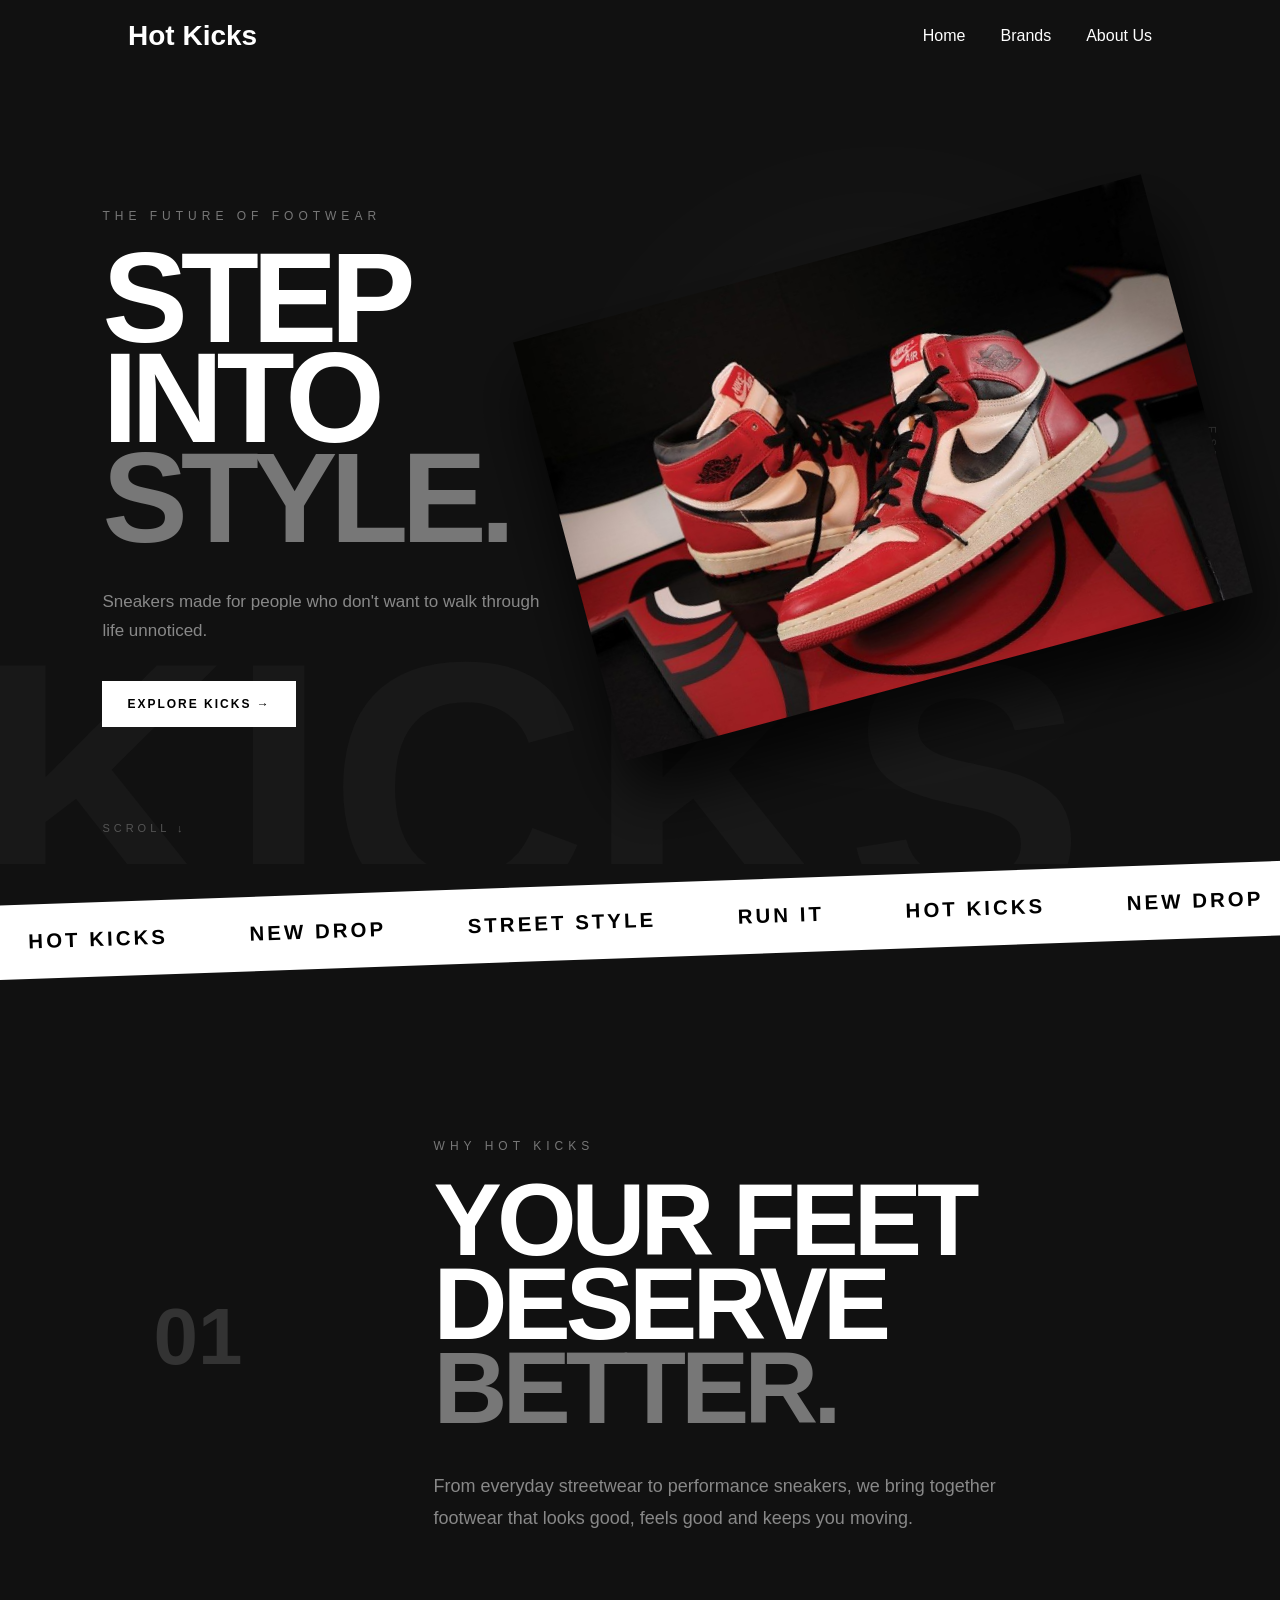
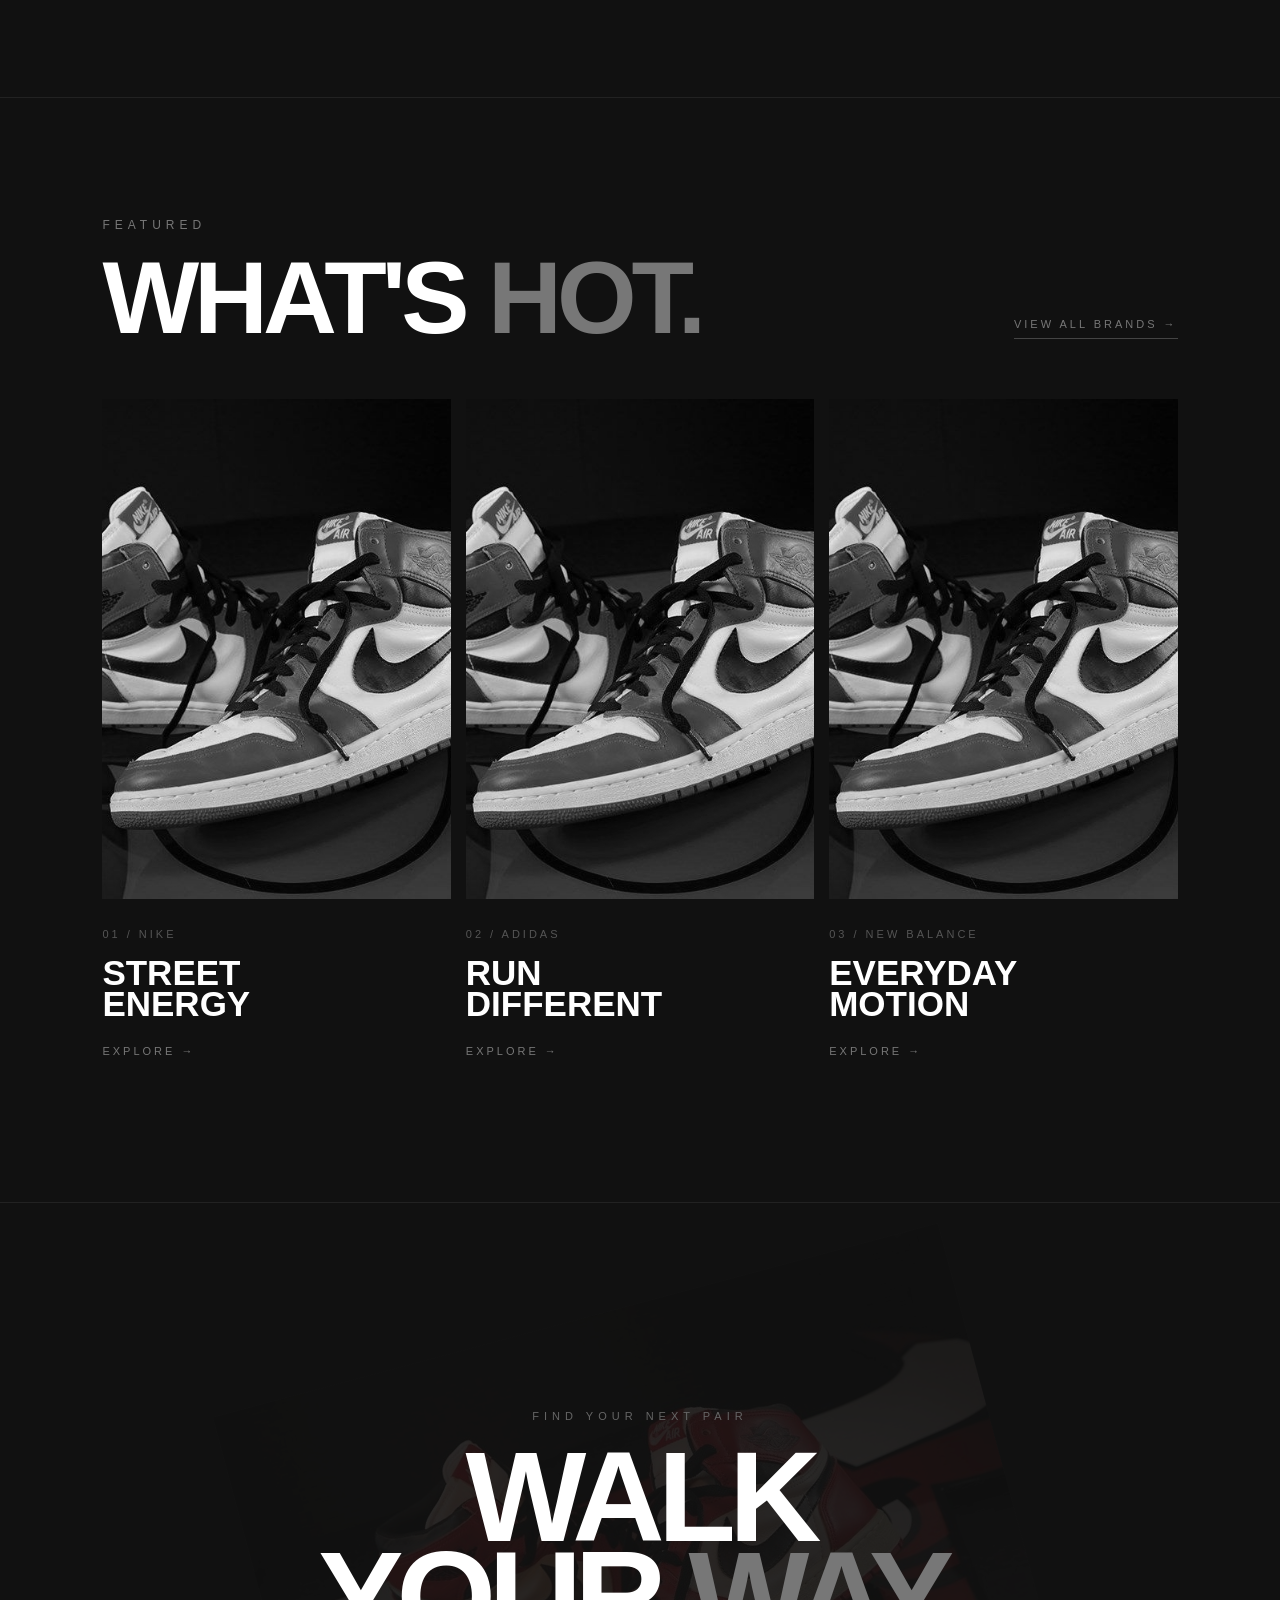
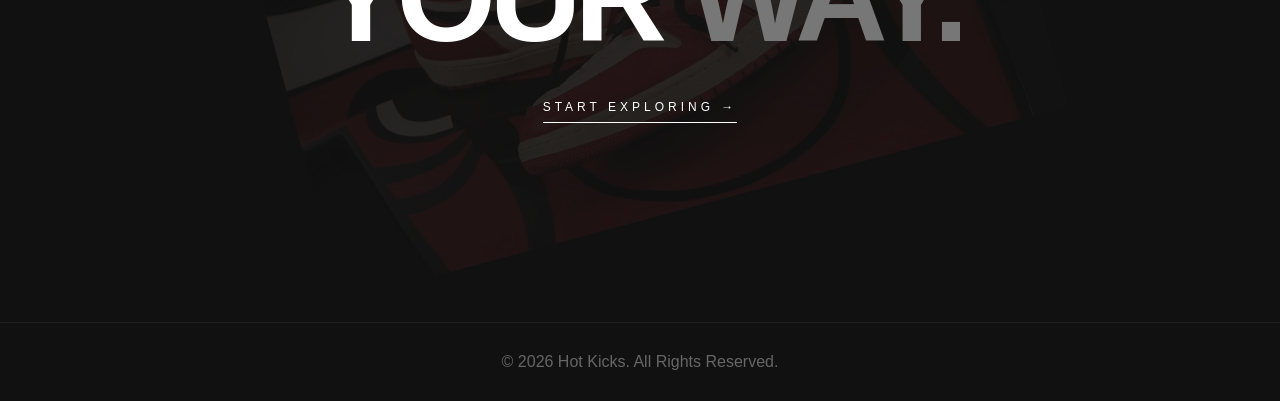
<file: index.html>
<!DOCTYPE html>
<html lang="en">

<head>
    <meta charset="UTF-8">
    <meta name="viewport" content="width=device-width, initial-scale=1.0">

    <title>Hot Kicks | Home</title>

    <link rel="stylesheet" href="style.css">
</head>

<body>

    <!-- NAVBAR -->

    <header>
        <nav>

            <a href="index.html" class="logo">
                Hot Kicks
            </a>

            <div class="nav-links">
                <a href="index.html">Home</a>
                <a href="brands.html">Brands</a>
                <a href="about.html">About Us</a>
            </div>

        </nav>
    </header>


    <main>

        <!-- HERO -->

        <section class="home-hero">

            <div class="hero-background">
                KICKS
            </div>


            <div class="home-content">

                <p class="home-label">
                    THE FUTURE OF FOOTWEAR
                </p>

                <h1>
                    STEP
                    <br>
                    INTO
                    <br>
                    <span>STYLE.</span>
                </h1>

                <p class="home-description">
                    Sneakers made for people who don't
                    want to walk through life unnoticed.
                </p>

                <a href="brands.html" class="hero-button">
                    EXPLORE KICKS →
                </a>

            </div>


            <!-- MAIN SHOE -->

            <div class="main-shoe">

                <div class="shoe-glow"></div>

                <img
                    src="shoe.jpg"
                    alt="Hot Kicks sneaker"
                >

            </div>


            <!-- SIDE TEXT -->

            <div class="hero-side-text">
                EST. 2026
            </div>


            <div class="hero-scroll">
                SCROLL ↓
            </div>

        </section>


        <!-- MOVING TICKER -->

        <section class="ticker">

            <div class="ticker-track">

                <span>HOT KICKS</span>
                <span>NEW DROP</span>
                <span>STREET STYLE</span>
                <span>RUN IT</span>

                <span>HOT KICKS</span>
                <span>NEW DROP</span>
                <span>STREET STYLE</span>
                <span>RUN IT</span>

            </div>

        </section>


        <!-- INTRO -->

        <section class="home-intro">

            <div class="intro-number">
                01
            </div>

            <div>

                <p class="section-label">
                    WHY HOT KICKS
                </p>

                <h2>
                    YOUR FEET
                    <br>
                    DESERVE
                    <br>
                    <span>BETTER.</span>
                </h2>

                <p class="intro-text">
                    From everyday streetwear to performance
                    sneakers, we bring together footwear that
                    looks good, feels good and keeps you moving.
                </p>

            </div>

        </section>


        <!-- FEATURED -->

        <section class="home-featured">

            <div class="featured-heading">

                <div>

                    <p class="section-label">
                        FEATURED
                    </p>

                    <h2>
                        WHAT'S
                        <span>HOT.</span>
                    </h2>

                </div>

                <a href="brands.html">
                    VIEW ALL BRANDS →
                </a>

            </div>


            <div class="featured-grid">

                <a href="nike.html" class="featured-item">

                    <div class="featured-image">
                        <img src="shoe.jpg" alt="Nike sneaker">
                    </div>

                    <div class="featured-info">
                        <span>01 / NIKE</span>
                        <h3>STREET<br>ENERGY</h3>
                        <p>EXPLORE →</p>
                    </div>

                </a>


                <a href="adidas.html" class="featured-item">

                    <div class="featured-image">
                        <img src="shoe.jpg" alt="Adidas sneaker">
                    </div>

                    <div class="featured-info">
                        <span>02 / ADIDAS</span>
                        <h3>RUN<br>DIFFERENT</h3>
                        <p>EXPLORE →</p>
                    </div>

                </a>


                <a href="newbalance.html" class="featured-item">

                    <div class="featured-image">
                        <img src="shoe.jpg" alt="New Balance sneaker">
                    </div>

                    <div class="featured-info">
                        <span>03 / NEW BALANCE</span>
                        <h3>EVERYDAY<br>MOTION</h3>
                        <p>EXPLORE →</p>
                    </div>

                </a>

            </div>

        </section>


        <!-- BIG CTA -->

        <section class="home-end">

            <img
                src="shoe.jpg"
                alt="Sneaker"
                class="end-floating-shoe"
            >

            <div>

                <p>
                    FIND YOUR NEXT PAIR
                </p>

                <h2>
                    WALK
                    <br>
                    YOUR
                    <span>WAY.</span>
                </h2>

                <a href="brands.html">
                    START EXPLORING →
                </a>

            </div>

        </section>

    </main>


    <footer>

        <p>
            © 2026 Hot Kicks. All Rights Reserved.
        </p>

    </footer>


    <script src="script.js"></script>

</body>

</html>
</file>
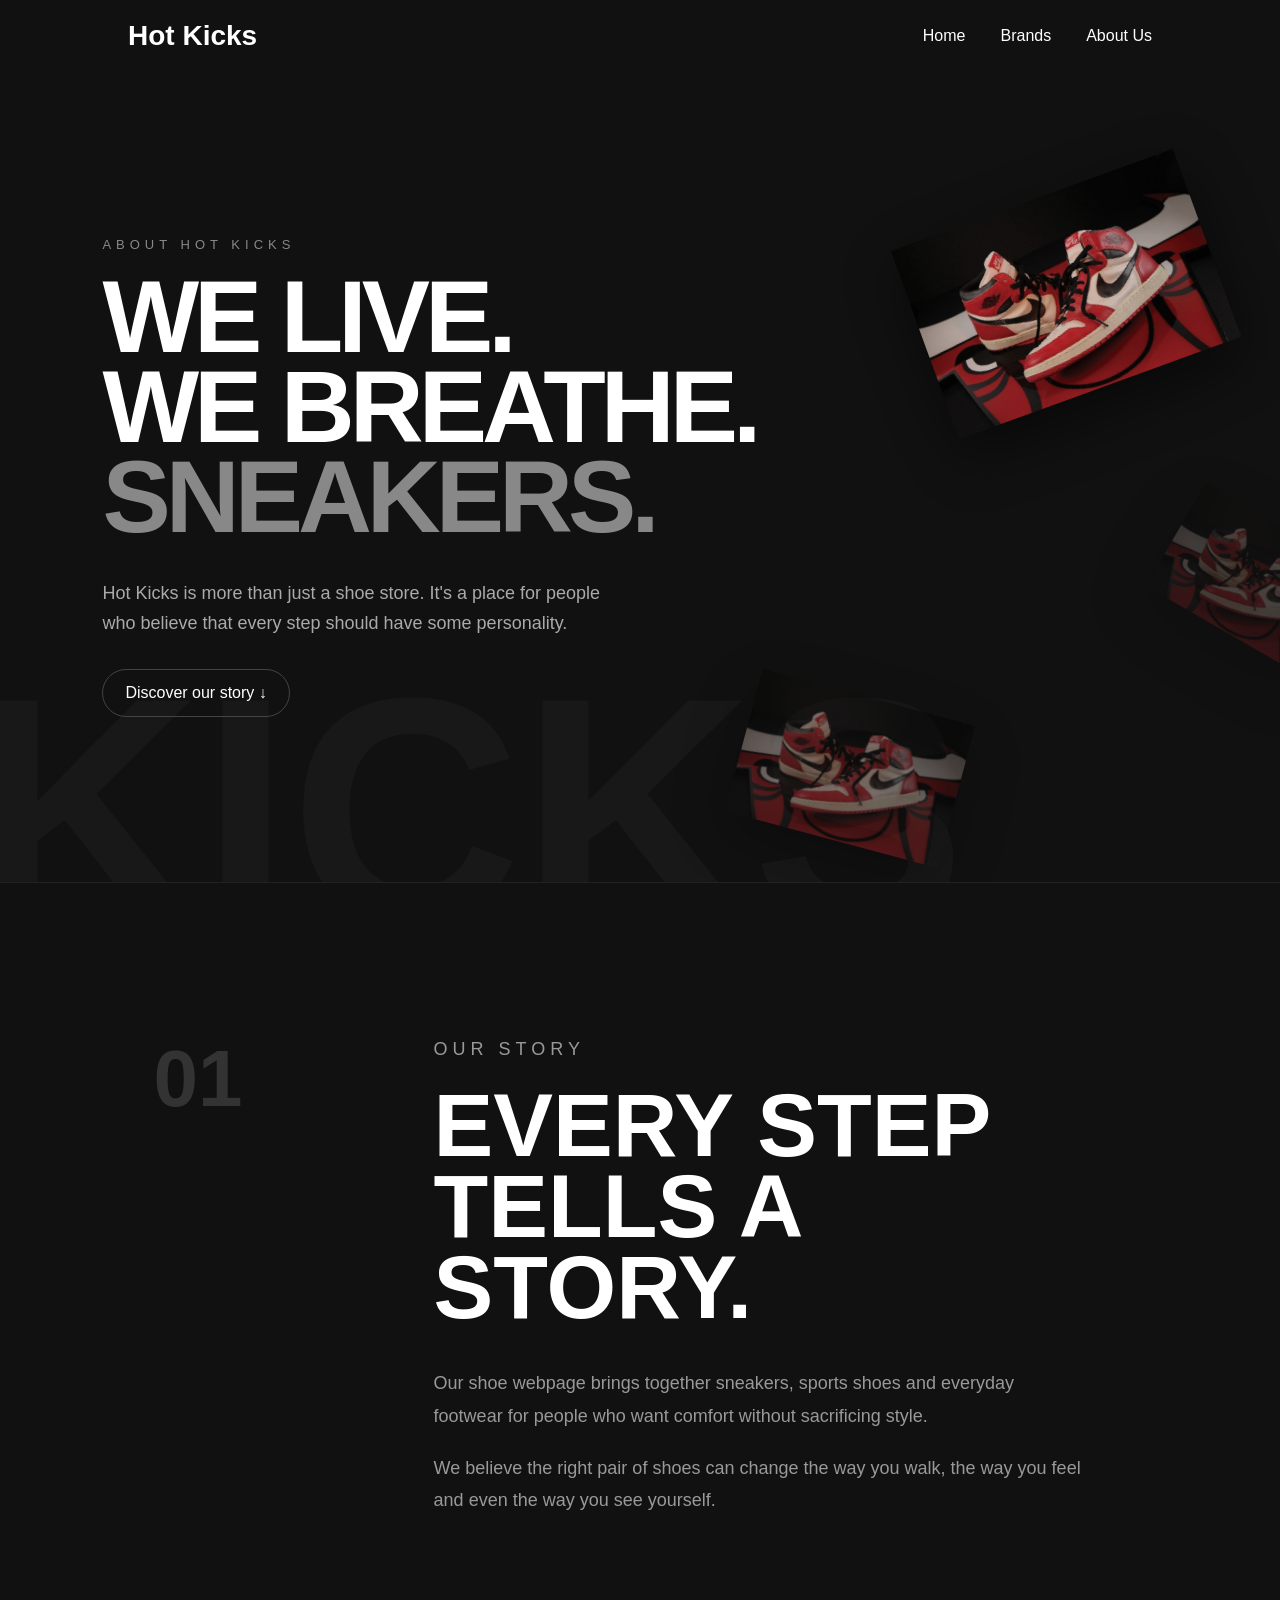
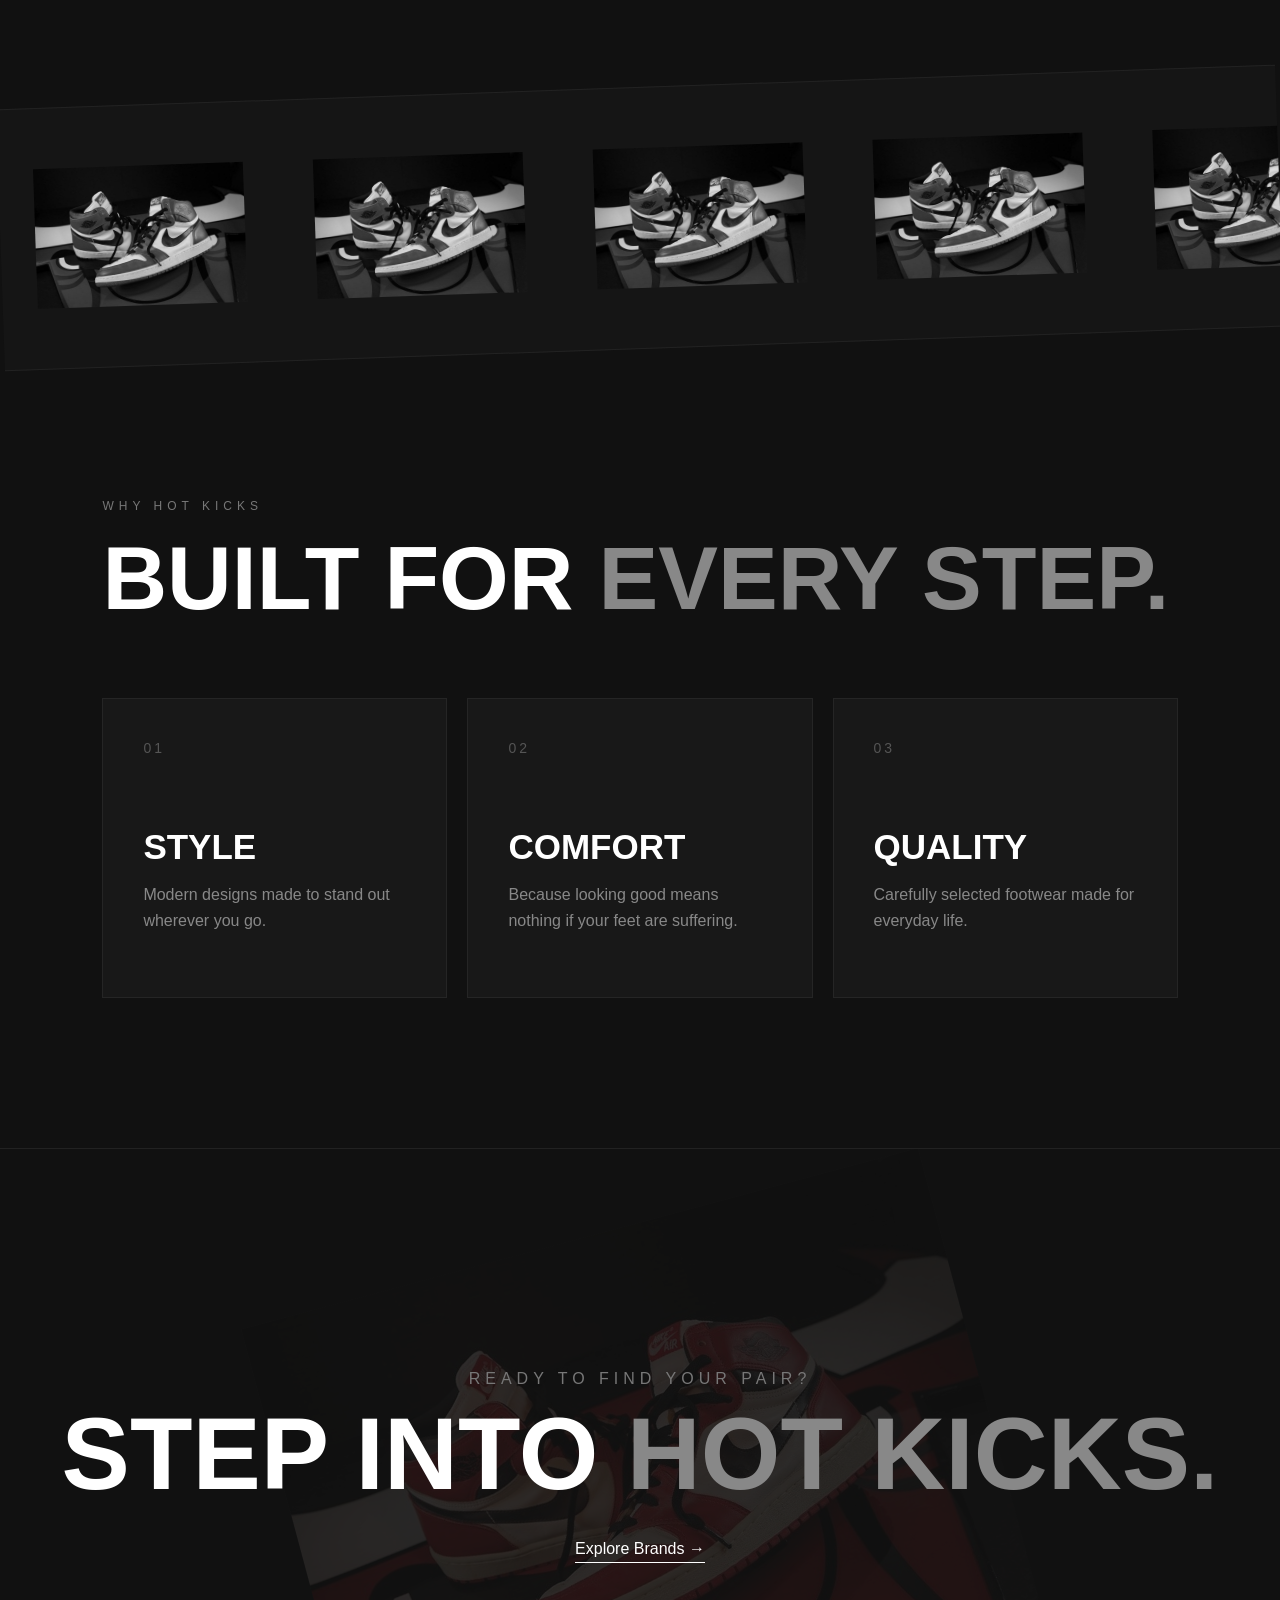
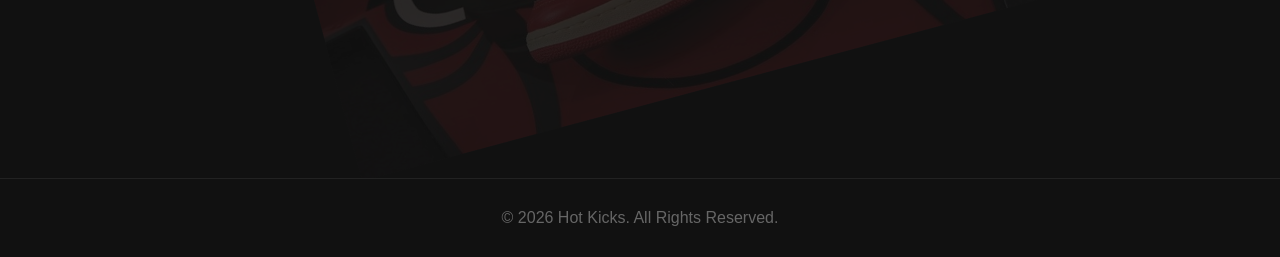
<file: about.html>
<!DOCTYPE html>
<html lang="en">

<head>
    <meta charset="UTF-8">
    <meta name="viewport" content="width=device-width, initial-scale=1.0">

    <title>Hot Kicks | About Us</title>

    <link rel="stylesheet" href="style.css">
</head>

<body>

    <!-- NAVBAR -->

    <header>
        <nav>

            <a href="index.html" class="logo">
                Hot Kicks
            </a>

            <div class="nav-links">
                <a href="index.html">Home</a>
                <a href="brands.html">Brands</a>
                <a href="about.html">About Us</a>
            </div>

        </nav>
    </header>


    <!-- HERO -->

    <main>

        <section class="about-hero">

            <!-- Background text -->

            <div class="background-text">
                KICKS
            </div>


            <!-- Floating shoes -->

            <img
                class="floating-shoe shoe-one"
                src="shoe.jpg"
                alt="Sneaker"
            >

            <img
                class="floating-shoe shoe-two"
                src="shoe.jpg"
                alt="Sneaker"
            >

            <img
                class="floating-shoe shoe-three"
                src="shoe.jpg"
                alt="Sneaker"
            >


            <div class="about-hero-content">

                <p class="about-label">
                    ABOUT HOT KICKS
                </p>

                <h1>
                    WE LIVE.
                    <br>
                    WE BREATHE.
                    <br>
                    <span>SNEAKERS.</span>
                </h1>

                <p class="about-intro">
                    Hot Kicks is more than just a shoe store.
                    It's a place for people who believe that
                    every step should have some personality.
                </p>

                <a href="#story" class="scroll-button">
                    Discover our story ↓
                </a>

            </div>

        </section>


        <!-- STORY -->

        <section id="story" class="story">

            <div class="story-number">
                01
            </div>

            <div class="story-content">

                <p class="section-label">
                    OUR STORY
                </p>

                <h2>
                    EVERY STEP
                    <br>
                    TELLS A STORY.
                </h2>

                <p>
                    Our shoe webpage brings together sneakers,
                    sports shoes and everyday footwear for people
                    who want comfort without sacrificing style.
                </p>

                <p>
                    We believe the right pair of shoes can change
                    the way you walk, the way you feel and even
                    the way you see yourself.
                </p>

            </div>

        </section>


        <!-- MOVING SHOES -->

        <section class="shoe-marquee">

            <div class="marquee-track">

                <img src="shoe.jpg" alt="Sneaker">
                <img src="shoe.jpg" alt="Sneaker">
                <img src="shoe.jpg" alt="Sneaker">
                <img src="shoe.jpg" alt="Sneaker">

                <img src="shoe.jpg" alt="Sneaker">
                <img src="shoe.jpg" alt="Sneaker">
                <img src="shoe.jpg" alt="Sneaker">
                <img src="shoe.jpg" alt="Sneaker">

            </div>

        </section>


        <!-- VALUES -->

        <section class="values">

            <p class="section-label">
                WHY HOT KICKS
            </p>

            <h2>
                BUILT FOR
                <span>EVERY STEP.</span>
            </h2>


            <div class="value-grid">

                <article>

                    <span>01</span>

                    <h3>STYLE</h3>

                    <p>
                        Modern designs made to stand out
                        wherever you go.
                    </p>

                </article>


                <article>

                    <span>02</span>

                    <h3>COMFORT</h3>

                    <p>
                        Because looking good means nothing
                        if your feet are suffering.
                    </p>

                </article>


                <article>

                    <span>03</span>

                    <h3>QUALITY</h3>

                    <p>
                        Carefully selected footwear made
                        for everyday life.
                    </p>

                </article>

            </div>

        </section>


        <!-- FINAL CTA -->

        <section class="about-end">

            <img
                src="shoe.jpg"
                alt="Sneaker"
                class="end-shoe"
            >

            <div>

                <p>
                    READY TO FIND YOUR PAIR?
                </p>

                <h2>
                    STEP INTO
                    <span>HOT KICKS.</span>
                </h2>

                <a href="brands.html">
                    Explore Brands →
                </a>

            </div>

        </section>

    </main>


    <footer>

        <p>
            © 2026 Hot Kicks. All Rights Reserved.
        </p>

    </footer>


    <script src="script.js"></script>

</body>

</html>
</file>
<file: style.css>
* {
    margin: 0;
    padding: 0;
    box-sizing: border-box;
}

body {
    font-family: Arial, sans-serif;
    background: #111;
    color: white;
}

/* =========================
   NAVBAR
========================= */

header {
    padding: 20px 10%;
}

nav {
    display: flex;
    justify-content: space-between;
    align-items: center;
}

.logo {
    color: white;
    text-decoration: none;
    font-size: 28px;
    font-weight: bold;
}

.nav-links {
    display: flex;
    gap: 35px;
}

.nav-links a {
    color: white;
    text-decoration: none;
    transition: 0.2s;
}

.nav-links a:hover {
    opacity: 0.6;
}

/* =========================
   HERO
========================= */

.hero {
    min-height: 75vh;

    display: flex;
    align-items: center;
    justify-content: space-between;

    padding: 50px 8%;

    overflow: hidden;
}

.hero-text {
    max-width: 550px;
}

.tagline {
    font-weight: bold;
    letter-spacing: 4px;
    margin-bottom: 15px;
}

h1 {
    font-size: 75px;
    line-height: 0.95;
    margin-bottom: 25px;
}

h1 span {
    color: white;
}

.description {
    color: #aaa;
    font-size: 18px;
    line-height: 1.6;
    margin-bottom: 30px;
}

/* BUTTON */

button {
    background: white;
    color: black;

    border: none;
    padding: 15px 25px;

    font-size: 16px;
    font-weight: bold;

    cursor: pointer;
    border-radius: 5px;

    transition: 0.2s;
}

button:hover {
    transform: translateY(-2px);
}

/* SHOE */

.hero-shoe {
    width: 50%;

    display: flex;
    justify-content: center;
}

.hero-shoe img {
    width: 550px;
    max-width: 100%;

    transform: rotate(-15deg);
}

/* =========================
   FEATURED
========================= */

.featured {
    padding: 60px 8%;
    text-align: center;
}

.featured h2 {
    font-size: 35px;
    margin-bottom: 30px;
}

.shoe-cards {
    display: flex;
    justify-content: center;
    gap: 20px;
}

.shoe-cards article {
    background: #1c1c1c;

    padding: 30px;
    width: 250px;

    border-radius: 10px;
}

.shoe-cards h3 {
    margin-bottom: 10px;
}

.shoe-cards p {
    color: #aaa;
}

/* =========================
   GENERAL PAGES
========================= */

.page {
    min-height: 80vh;
    padding: 70px 8%;
}

.page-heading {
    text-align: center;
    margin-bottom: 60px;
}

.page-heading h1 {
    margin-bottom: 20px;
}

.page-heading p {
    color: #aaa;
    font-size: 18px;
}

/* =========================
   BRANDS
========================= */

.brands {
    display: flex;
    justify-content: center;
    gap: 30px;
    flex-wrap: wrap;
}

.brand-card {
    width: 280px;
    padding: 25px;

    background: #1c1c1c;
    border-radius: 12px;

    text-align: center;

    transition: 0.2s;
}

.brand-card:hover {
    transform: translateY(-5px);
}

.brand-card img {
    width: 380px;
    height: 250px;

    object-fit: contain;

    background: white;
    border-radius: 8px;

    margin-bottom: 20px;
}

.brand-card h2 {
    margin-bottom: 8px;
}

.brand-card p {
    color: #aaa;
}

/* =========================
   ABOUT
========================= */

.about {
    max-width: 800px;
    margin: auto;
}

.about h1 {
    margin-bottom: 30px;
}

.about p {
    color: #aaa;
    font-size: 18px;
    line-height: 1.8;
    margin-bottom: 20px;
}

.contact-info {
    max-width: 800px;
    margin: 70px auto 0;

    padding: 30px;

    background: #1c1c1c;
    border-radius: 10px;
}

.contact-info h2 {
    margin-bottom: 20px;
}

.contact-info p {
    color: #aaa;
    margin: 10px 0;
}

/* =========================
   FOOTER
========================= */

footer {
    text-align: center;
    padding: 30px;

    color: #666;
    border-top: 1px solid #222;
}

/* =========================
   MOBILE
========================= */

@media (max-width: 800px) {

    header {
        padding: 20px;
    }

    nav {
        flex-direction: column;
        gap: 20px;
    }

    .nav-links {
        gap: 20px;
    }

    .hero {
        flex-direction: column;
        text-align: center;

        padding: 60px 20px;
    }

    .hero-text {
        max-width: 100%;
    }

    h1 {
        font-size: 55px;
    }

    .hero-shoe {
        width: 100%;
        margin-top: 40px;
    }

    .shoe-cards {
        flex-direction: column;
        align-items: center;
    }

    .page {
        padding: 50px 20px;
    }
}
/* =========================
   BIG BRAND PAGE
========================= */

.brand-page {
    padding: 60px 6%;
}

.brand-title {
    margin-bottom: 50px;
}

.brand-title p {
    font-size: 14px;
    letter-spacing: 5px;
    color: #777;
    margin-bottom: 10px;
}

.brand-title h1 {
    font-size: clamp(50px, 9vw, 130px);
    line-height: 0.8;
}


/* BRAND GRID */

.brand-grid {
    display: grid;
    grid-template-columns: 1.4fr 0.8fr;
    grid-template-rows: 450px 450px;

    gap: 15px;
}


/* BRAND IMAGE */

.big-brand {
    position: relative;
    overflow: hidden;

    display: block;

    text-decoration: none;
    color: white;

    background: #222;
}


/* NIKE BIG */

.big-brand.nike {
    grid-row: span 2;
}


/* IMAGE */

.big-brand img {
    width: 100%;
    height: 100%;

    object-fit: cover;

    transition: transform 0.6s ease;
}


/* DARK GRADIENT */

.big-brand::after {
    content: "";

    position: absolute;
    inset: 0;

    background: linear-gradient(
        transparent 35%,
        rgba(0, 0, 0, 0.9)
    );
}


/* TEXT */

.brand-overlay {
    position: absolute;

    left: 35px;
    right: 35px;
    bottom: 30px;

    z-index: 2;
}

.brand-overlay span {
    font-size: 14px;
    color: #aaa;
    letter-spacing: 3px;
}

.brand-overlay h2 {
    font-size: clamp(45px, 6vw, 90px);
    line-height: 0.9;

    margin: 8px 0;
}

.brand-overlay p {
    font-size: 13px;
    letter-spacing: 3px;
    color: #ccc;
}


/* HOVER */

.big-brand:hover img {
    transform: scale(1.08);
}

.big-brand:hover .brand-overlay h2 {
    letter-spacing: 5px;
}


/* MOBILE */

@media (max-width: 800px) {

    .brand-page {
        padding: 40px 20px;
    }

    .brand-title h1 {
        font-size: 55px;
    }

    .brand-grid {
        display: flex;
        flex-direction: column;
    }

    .big-brand,
    .big-brand.nike {
        height: 400px;
    }

}
/* =========================================
   ANIMATED ABOUT PAGE
========================================= */


/* HERO */

.about-hero {
    min-height: 90vh;

    position: relative;

    display: flex;
    align-items: center;

    overflow: hidden;

    padding: 80px 8%;
}


/* HUGE BACKGROUND TEXT */

.background-text {
    position: absolute;

    font-size: 25vw;
    font-weight: 900;

    color: #181818;

    left: -30px;
    bottom: -40px;

    line-height: 0.7;

    pointer-events: none;
}


/* HERO CONTENT */

.about-hero-content {
    position: relative;
    z-index: 5;

    max-width: 800px;
}

.about-label,
.section-label {
    font-size: 13px;

    letter-spacing: 5px;

    color: #888;

    margin-bottom: 20px;
}


.about-hero h1 {
    font-size: clamp(55px, 8vw, 120px);

    line-height: 0.88;

    letter-spacing: -5px;

    margin-bottom: 35px;
}

.about-hero h1 span,
.values h2 span,
.about-end h2 span {
    color: #888;
}


.about-intro {
    max-width: 500px;

    color: #aaa;

    font-size: 18px;

    line-height: 1.7;

    margin-bottom: 30px;
}


/* BUTTON */

.scroll-button {
    display: inline-block;

    padding: 14px 22px;

    border: 1px solid #444;

    color: white;

    text-decoration: none;

    border-radius: 50px;

    transition: 0.3s;
}

.scroll-button:hover {
    background: white;
    color: black;
}


/* =========================================
   FLOATING SHOES
========================================= */

.floating-shoe {
    position: absolute;

    width: 300px;

    z-index: 2;

    opacity: 0.85;

    pointer-events: none;

    filter: drop-shadow(0 20px 30px rgba(0, 0, 0, 0.6));
}


/* FIRST */

.shoe-one {
    right: 5%;
    top: 15%;

    transform: rotate(-20deg);

    animation: floatOne 6s ease-in-out infinite;
}


/* SECOND */

.shoe-two {
    right: 25%;
    bottom: 5%;

    width: 220px;

    transform: rotate(15deg);

    opacity: 0.45;

    animation: floatTwo 7s ease-in-out infinite;
}


/* THIRD */

.shoe-three {
    right: -5%;
    bottom: 30%;

    width: 180px;

    transform: rotate(30deg);

    opacity: 0.25;

    animation: floatThree 8s ease-in-out infinite;
}


/* ANIMATIONS */

@keyframes floatOne {

    0%, 100% {
        transform: translateY(0) rotate(-20deg);
    }

    50% {
        transform: translateY(-35px) rotate(-10deg);
    }

}


@keyframes floatTwo {

    0%, 100% {
        transform: translateY(0) rotate(15deg);
    }

    50% {
        transform: translateY(30px) rotate(5deg);
    }

}


@keyframes floatThree {

    0%, 100% {
        transform: translateY(0) rotate(30deg);
    }

    50% {
        transform: translateY(-25px) rotate(40deg);
    }

}


/* =========================================
   STORY
========================================= */

.story {
    min-height: 80vh;

    display: grid;

    grid-template-columns: 200px 1fr;

    gap: 80px;

    padding: 150px 12%;

    border-top: 1px solid #222;
}


.story-number {
    font-size: 80px;

    color: #333;

    font-weight: bold;
}


.story-content {
    max-width: 800px;
}


.story-content h2 {
    font-size: clamp(50px, 7vw, 100px);

    line-height: 0.9;

    margin-bottom: 40px;
}


.story-content p {
    color: #999;

    max-width: 650px;

    font-size: 18px;

    line-height: 1.8;

    margin-bottom: 20px;
}


/* =========================================
   MOVING SHOE MARQUEE
========================================= */

.shoe-marquee {
    overflow: hidden;

    padding: 60px 0;

    border-top: 1px solid #222;
    border-bottom: 1px solid #222;

    transform: rotate(-2deg);

    background: #151515;
}


.marquee-track {
    display: flex;

    width: max-content;

    animation: marquee 18s linear infinite;
}


.marquee-track img {
    width: 220px;

    height: 140px;

    object-fit: contain;

    margin: 0 30px;

    filter: grayscale(1);

    transition: 0.3s;
}


.marquee-track img:hover {
    filter: grayscale(0);

    transform: scale(1.15) rotate(5deg);
}


@keyframes marquee {

    from {
        transform: translateX(0);
    }

    to {
        transform: translateX(-50%);
    }

}


/* =========================================
   VALUES
========================================= */

.values {
    padding: 150px 8%;
}


.values > h2 {
    font-size: clamp(50px, 7vw, 100px);

    line-height: 0.9;

    margin-bottom: 80px;
}


.value-grid {
    display: grid;

    grid-template-columns: repeat(3, 1fr);

    gap: 20px;
}


.value-grid article {
    padding: 40px;

    min-height: 300px;

    background: #181818;

    border: 1px solid #252525;

    transition: 0.4s;
}


.value-grid article:hover {
    transform: translateY(-10px);

    background: #202020;
}


.value-grid span {
    color: #555;

    font-size: 14px;

    letter-spacing: 3px;
}


.value-grid h3 {
    font-size: 35px;

    margin: 70px 0 15px;
}


.value-grid p {
    color: #888;

    line-height: 1.6;
}


/* =========================================
   FINAL SECTION
========================================= */

.about-end {
    min-height: 70vh;

    position: relative;

    overflow: hidden;

    display: flex;

    align-items: center;

    justify-content: center;

    text-align: center;

    border-top: 1px solid #222;
}


.end-shoe {
    position: absolute;

    width: 700px;

    max-width: 80%;

    opacity: 0.12;

    transform: rotate(-15deg);

    animation: finalFloat 5s ease-in-out infinite;
}


.about-end div {
    position: relative;

    z-index: 2;
}


.about-end p {
    letter-spacing: 5px;

    color: #777;

    margin-bottom: 20px;
}


.about-end h2 {
    font-size: clamp(50px, 8vw, 110px);

    line-height: 0.9;

    margin-bottom: 40px;
}


.about-end a {
    color: white;

    text-decoration: none;

    border-bottom: 1px solid white;

    padding-bottom: 5px;
}


@keyframes finalFloat {

    0%, 100% {
        transform: translateY(0) rotate(-15deg);
    }

    50% {
        transform: translateY(-30px) rotate(-8deg);
    }

}


/* =========================================
   MOBILE
========================================= */

@media (max-width: 800px) {

    .about-hero {
        min-height: 80vh;

        padding: 60px 20px;
    }


    .about-hero h1 {
        letter-spacing: -3px;
    }


    .floating-shoe {
        opacity: 0.2;
    }


    .shoe-one {
        right: -100px;
        top: 10%;
    }


    .shoe-two {
        right: -50px;
    }


    .story {
        display: block;

        padding: 100px 20px;
    }


    .story-number {
        margin-bottom: 40px;
    }


    .value-grid {
        grid-template-columns: 1fr;
    }


    .values {
        padding: 100px 20px;
    }


    .value-grid article {
        min-height: 250px;
    }


    .about-end {
        padding: 80px 20px;
    }

}
/* =========================================
   ANIMATED BRANDS PAGE
========================================= */

.brands-page {
    overflow: hidden;
}


/* =========================================
   HERO
========================================= */

.brands-hero {
    min-height: 85vh;

    padding: 100px 8%;

    display: flex;

    flex-direction: column;

    justify-content: center;

    position: relative;
}


.brands-hero::before {
    content: "03";

    position: absolute;

    right: 5%;
    top: 20%;

    font-size: 30vw;

    font-weight: 900;

    color: #181818;

    line-height: 0.7;

    z-index: -1;
}


.brands-hero p {
    letter-spacing: 6px;

    color: #777;

    font-size: 14px;

    margin-bottom: 20px;
}


.brands-hero h1 {
    font-size: clamp(80px, 15vw, 220px);

    line-height: 0.75;

    letter-spacing: -10px;

    margin: 0;
}


.brands-hero h1 span {
    color: #777;
}


.scroll-indicator {
    margin-top: 80px;

    font-size: 12px;

    letter-spacing: 4px;

    color: #666;
}


/* =========================================
   BRAND SECTIONS
========================================= */

.brand-section {
    min-height: 90vh;

    display: grid;

    grid-template-columns: 60% 40%;

    position: relative;

    text-decoration: none;

    color: white;

    border-top: 1px solid #222;

    transition: 0.5s;
}


.brand-section.reverse {
    grid-template-columns: 40% 60%;
}


.brand-section.reverse .brand-image {
    order: 2;
}


.brand-section.reverse .brand-info {
    order: 1;
}


/* =========================================
   BRAND IMAGE
========================================= */

.brand-image {
    position: relative;

    overflow: hidden;

    background: #181818;
}


.brand-image::after {
    content: "";

    position: absolute;

    inset: 0;

    background: linear-gradient(
        90deg,
        transparent,
        rgba(0, 0, 0, 0.4)
    );

    pointer-events: none;
}


.brand-image img {
    width: 100%;
    height: 100%;

    object-fit: cover;

    transition:
        transform 0.8s cubic-bezier(.2,.8,.2,1),
        filter 0.8s;

    filter: grayscale(100%);
}


.brand-section:hover .brand-image img {
    transform: scale(1.08);

    filter: grayscale(0%);
}


/* =========================================
   BRAND INFO
========================================= */

.brand-info {
    position: relative;

    padding: 80px 60px;

    display: flex;

    flex-direction: column;

    justify-content: center;

    background: #111;
}


.brand-number {
    position: absolute;

    top: 50px;
    left: 60px;

    font-size: 13px;

    letter-spacing: 4px;

    color: #555;
}


.brand-info h2 {
    font-size: clamp(60px, 8vw, 130px);

    line-height: 0.8;

    letter-spacing: -5px;

    margin-bottom: 25px;

    transition: 0.5s;
}


.brand-section:hover .brand-info h2 {
    transform: translateX(15px);

    letter-spacing: -2px;
}


.brand-info p {
    color: #777;

    letter-spacing: 4px;

    font-size: 12px;

    margin-bottom: 50px;
}


.explore {
    color: white;

    font-size: 12px;

    letter-spacing: 3px;

    width: fit-content;

    border-bottom: 1px solid #555;

    padding-bottom: 8px;

    transition: 0.3s;
}


.brand-section:hover .explore {
    border-color: white;

    padding-right: 15px;
}


/* =========================================
   DIFFERENT BRAND FEEL
========================================= */

.brand-section:nth-of-type(2) .brand-info {
    background: #151515;
}


.brand-section:nth-of-type(3) .brand-info {
    background: #0e0e0e;
}


/* =========================================
   END SECTION
========================================= */

.brands-end {
    min-height: 75vh;

    display: flex;

    flex-direction: column;

    justify-content: center;

    align-items: center;

    text-align: center;

    padding: 100px 20px;

    border-top: 1px solid #222;
}


.brands-end p {
    color: #666;

    letter-spacing: 6px;

    font-size: 12px;

    margin-bottom: 25px;
}


.brands-end h2 {
    font-size: clamp(55px, 9vw, 130px);

    line-height: 0.85;

    letter-spacing: -5px;

    margin-bottom: 50px;
}


.brands-end h2 span {
    color: #777;
}


.brands-end a {
    color: white;

    text-decoration: none;

    font-size: 12px;

    letter-spacing: 4px;

    border-bottom: 1px solid white;

    padding-bottom: 8px;
}


/* =========================================
   MOBILE
========================================= */

@media (max-width: 800px) {

    .brands-hero {
        min-height: 70vh;

        padding: 70px 20px;
    }


    .brands-hero h1 {
        font-size: 80px;

        letter-spacing: -5px;
    }


    .brand-section,
    .brand-section.reverse {
        display: flex;

        flex-direction: column;

        min-height: auto;
    }


    .brand-section.reverse .brand-image,
    .brand-section.reverse .brand-info {
        order: initial;
    }


    .brand-image {
        height: 55vh;
    }


    .brand-info {
        min-height: 400px;

        padding: 60px 30px;
    }


    .brand-number {
        left: 30px;
        top: 30px;
    }


    .brand-info h2 {
        font-size: 70px;
    }


    .brands-end h2 {
        font-size: 60px;
    }

}
/* =========================================
   HOME PAGE
========================================= */

.home-hero {
    min-height: 88vh;

    position: relative;

    display: flex;

    align-items: center;

    overflow: hidden;

    padding: 60px 8%;
}


/* HUGE BACKGROUND */

.hero-background {
    position: absolute;

    left: -30px;
    bottom: -50px;

    font-size: 28vw;

    font-weight: 900;

    line-height: 0.7;

    color: #181818;

    pointer-events: none;
}


/* HERO CONTENT */

.home-content {
    position: relative;

    z-index: 5;

    max-width: 600px;
}


.home-label {
    color: #777;

    font-size: 12px;

    letter-spacing: 5px;

    margin-bottom: 25px;
}


.home-content h1 {
    font-size: clamp(75px, 10vw, 150px);

    line-height: 0.78;

    letter-spacing: -7px;

    margin-bottom: 40px;
}


.home-content h1 span {
    color: #777;
}


.home-description {
    color: #888;

    max-width: 450px;

    font-size: 17px;

    line-height: 1.7;

    margin-bottom: 35px;
}


/* HERO BUTTON */

.hero-button {
    display: inline-block;

    color: black;

    background: white;

    text-decoration: none;

    padding: 16px 25px;

    font-size: 12px;

    font-weight: bold;

    letter-spacing: 2px;

    transition: 0.3s;
}


.hero-button:hover {
    transform: translateY(-5px);

    padding-left: 35px;

    padding-right: 35px;
}


/* =========================================
   MAIN SHOE
========================================= */

.main-shoe {
    position: absolute;

    right: 5%;

    width: 52%;

    display: flex;

    justify-content: center;

    align-items: center;

    z-index: 3;
}


.main-shoe img {
    width: 650px;

    max-width: 100%;

    transform: rotate(-15deg);

    filter: drop-shadow(
        0 40px 30px rgba(0, 0, 0, 0.8)
    );

    animation: heroShoeFloat 5s ease-in-out infinite;
}


/* GLOW */

.shoe-glow {
    position: absolute;

    width: 450px;
    height: 450px;

    background: white;

    opacity: 0.03;

    border-radius: 50%;

    filter: blur(100px);
}


@keyframes heroShoeFloat {

    0%, 100% {
        transform: translateY(0) rotate(-15deg);
    }

    50% {
        transform: translateY(-25px) rotate(-10deg);
    }

}


/* SIDE TEXT */

.hero-side-text {
    position: absolute;

    right: 20px;

    top: 50%;

    transform: rotate(90deg);

    color: #444;

    letter-spacing: 5px;

    font-size: 11px;
}


/* SCROLL */

.hero-scroll {
    position: absolute;

    bottom: 30px;
    left: 8%;

    color: #555;

    font-size: 11px;

    letter-spacing: 4px;
}


/* =========================================
   TICKER
========================================= */

.ticker {
    overflow: hidden;

    padding: 25px 0;

    background: white;

    color: black;

    transform: rotate(-2deg) scale(1.02);

    margin: 20px 0;
}


.ticker-track {
    display: flex;

    width: max-content;

    animation: tickerMove 18s linear infinite;
}


.ticker span {
    font-size: 20px;

    font-weight: bold;

    letter-spacing: 3px;

    margin: 0 40px;
}


@keyframes tickerMove {

    from {
        transform: translateX(0);
    }

    to {
        transform: translateX(-50%);
    }

}


/* =========================================
   INTRO
========================================= */

.home-intro {
    min-height: 80vh;

    display: grid;

    grid-template-columns: 200px 1fr;

    gap: 80px;

    padding: 150px 12%;

    align-items: center;
}


.intro-number {
    font-size: 80px;

    color: #333;

    font-weight: bold;
}


.section-label {
    color: #777;

    font-size: 12px;

    letter-spacing: 5px;

    margin-bottom: 25px;
}


.home-intro h2 {
    font-size: clamp(55px, 8vw, 120px);

    line-height: 0.82;

    letter-spacing: -5px;

    margin-bottom: 40px;
}


.home-intro h2 span {
    color: #777;
}


.intro-text {
    max-width: 600px;

    color: #888;

    font-size: 18px;

    line-height: 1.8;
}


/* =========================================
   FEATURED
========================================= */

.home-featured {
    padding: 120px 8%;

    border-top: 1px solid #222;
}


.featured-heading {
    display: flex;

    justify-content: space-between;

    align-items: end;

    margin-bottom: 60px;
}


.featured-heading h2 {
    font-size: clamp(60px, 8vw, 120px);

    line-height: 0.8;

    letter-spacing: -5px;
}


.featured-heading h2 span {
    color: #777;
}


.featured-heading a {
    color: #777;

    text-decoration: none;

    font-size: 11px;

    letter-spacing: 3px;

    border-bottom: 1px solid #444;

    padding-bottom: 8px;
}


.featured-grid {
    display: grid;

    grid-template-columns: repeat(3, 1fr);

    gap: 15px;
}


.featured-item {
    color: white;

    text-decoration: none;
}


.featured-image {
    height: 500px;

    overflow: hidden;

    background: #181818;
}


.featured-image img {
    width: 100%;
    height: 100%;

    object-fit: cover;

    filter: grayscale(1);

    transition:
        transform 0.7s,
        filter 0.7s;
}


.featured-item:hover .featured-image img {
    transform: scale(1.08);

    filter: grayscale(0);
}


.featured-info {
    padding: 25px 0;
}


.featured-info span {
    color: #555;

    font-size: 11px;

    letter-spacing: 3px;
}


.featured-info h3 {
    font-size: 35px;

    line-height: 0.9;

    margin: 15px 0 25px;
}


.featured-info p {
    color: #777;

    font-size: 11px;

    letter-spacing: 3px;
}


/* =========================================
   FINAL CTA
========================================= */

.home-end {
    min-height: 80vh;

    position: relative;

    overflow: hidden;

    display: flex;

    align-items: center;

    justify-content: center;

    text-align: center;

    border-top: 1px solid #222;
}


.end-floating-shoe {
    position: absolute;

    width: 750px;

    max-width: 80%;

    opacity: 0.1;

    transform: rotate(-15deg);

    animation: finalShoe 6s ease-in-out infinite;
}


.home-end div {
    position: relative;

    z-index: 2;
}


.home-end p {
    color: #666;

    letter-spacing: 5px;

    font-size: 11px;

    margin-bottom: 25px;
}


.home-end h2 {
    font-size: clamp(70px, 10vw, 150px);

    line-height: 0.78;

    letter-spacing: -7px;

    margin-bottom: 50px;
}


.home-end h2 span {
    color: #777;
}


.home-end a {
    color: white;

    text-decoration: none;

    font-size: 12px;

    letter-spacing: 4px;

    border-bottom: 1px solid white;

    padding-bottom: 8px;
}


@keyframes finalShoe {

    0%, 100% {
        transform: translateY(0) rotate(-15deg);
    }

    50% {
        transform: translateY(-35px) rotate(-8deg);
    }

}


/* =========================================
   MOBILE
========================================= */

@media (max-width: 800px) {

    .home-hero {
        min-height: 90vh;

        padding: 50px 20px;

        align-items: flex-start;
    }


    .home-content h1 {
        font-size: 75px;

        letter-spacing: -5px;
    }


    .main-shoe {
        right: -100px;

        bottom: 30px;

        width: 90%;

        opacity: 0.35;
    }


    .hero-side-text {
        display: none;
    }


    .home-intro {
        display: block;

        padding: 100px 20px;
    }


    .intro-number {
        margin-bottom: 50px;
    }


    .home-featured {
        padding: 100px 20px;
    }


    .featured-heading {
        display: block;
    }


    .featured-heading a {
        display: inline-block;

        margin-top: 30px;
    }


    .featured-grid {
        grid-template-columns: 1fr;
    }


    .featured-image {
        height: 450px;
    }


    .home-end h2 {
        font-size: 70px;
    }

}   
/* =========================================
   BRAND VISUALS
========================================= */

.brand-image {
    position: relative;

    overflow: hidden;

    background:
        radial-gradient(
            circle at center,
            #292929 0%,
            #111 65%
        );

    display: flex;

    justify-content: center;

    align-items: center;
}


.brand-image::before {
    content: "";

    position: absolute;

    width: 500px;
    height: 500px;

    border: 1px solid #333;

    border-radius: 50%;

    transition: 0.8s;
}


.brand-image::after {
    content: "";

    position: absolute;

    width: 700px;
    height: 700px;

    border: 1px solid #222;

    border-radius: 50%;

    transition: 1s;
}


.brand-image img {
    position: relative;

    z-index: 2;

    width: 55%;

    max-width: 500px;

    height: 250px;

    object-fit: contain;

    transition:
        transform 0.8s cubic-bezier(.2,.8,.2,1),
        filter 0.8s;

    filter:
        drop-shadow(
            0 30px 30px rgba(0,0,0,.7)
        );
}


/* HOVER */

.brand-section:hover .brand-image img {
    transform:
        scale(1.18)
        rotate(-3deg);

    filter:
        drop-shadow(
            0 40px 50px rgba(0,0,0,.9)
        );
}


.brand-section:hover .brand-image::before {
    transform: scale(1.2);

    border-color: #555;
}


.brand-section:hover .brand-image::after {
    transform: scale(1.1);

    border-color: #333;
}


/* DIFFERENT BACKGROUNDS */

.brand-section:nth-of-type(2) .brand-image {
    background:
        radial-gradient(
            circle,
            #292929,
            #101010 70%
        );
}


.brand-section:nth-of-type(3) .brand-image {
    background:
        radial-gradient(
            circle,
            #242424,
            #0d0d0d 70%
        );
}


.brand-section:nth-of-type(4) .brand-image {
    background:
        radial-gradient(
            circle,
            #303030,
            #111 70%
        );
}


.brand-section:nth-of-type(5) .brand-image {
    background:
        radial-gradient(
            circle,
            #262626,
            #0d0d0d 70%
        );
}


.brand-section:nth-of-type(6) .brand-image {
    background:
        radial-gradient(
            circle,
            #303030,
            #111 70%
        );
}


.brand-section:nth-of-type(7) .brand-image {
    background:
        radial-gradient(
            circle,
            #252525,
            #0d0d0d 70%
        );
}


.brand-section:nth-of-type(8) .brand-image {
    background:
        radial-gradient(
            circle,
            #303030,
            #111 70%
        );
}


.brand-section:nth-of-type(9) .brand-image {
    background:
        radial-gradient(
            circle,
            #252525,
            #0d0d0d 70%
        );
}


/* MOBILE */

@media (max-width: 800px) {

    .brand-image {
        height: 55vh;
    }

    .brand-image img {
        width: 65%;
        height: 180px;
    }

    .brand-image::before {
        width: 300px;
        height: 300px;
    }

    .brand-image::after {
        width: 450px;
        height: 450px;
    }

}/* =========================================================
   BRANDS PAGE
========================================================= */

.brands-page {
    overflow: hidden;
}


/* =========================================================
   BRANDS HERO
========================================================= */

.brands-hero {
    min-height: 80vh;

    display: flex;
    flex-direction: column;
    justify-content: center;

    padding: 100px 8%;

    position: relative;
    overflow: hidden;
}

.brands-hero::before {
    content: "07";

    position: absolute;
    right: 5%;
    top: 15%;

    font-size: 30vw;
    font-weight: 900;
    line-height: .7;

    color: #151515;

    z-index: -1;
}

.brands-hero p {
    color: #777;

    font-size: 12px;
    letter-spacing: 6px;

    margin-bottom: 20px;
}

.brands-hero h1 {
    font-size: clamp(80px, 15vw, 220px);

    line-height: .75;
    letter-spacing: -10px;

    margin: 0;
}

.brands-hero h1 span {
    color: #666;
}

.scroll-indicator {
    margin-top: 70px;

    color: #555;

    font-size: 10px;
    letter-spacing: 4px;
}


/* =========================================================
   BRAND SECTION
========================================================= */

.brand-section {
    min-height: 85vh;

    display: grid;
    grid-template-columns: 58% 42%;

    border-top: 1px solid #1c1c1c;

    color: white;

    transition: background .4s ease;
}


/* REVERSE */

.brand-section.reverse {
    grid-template-columns: 42% 58%;
}


/* =========================================================
   BRAND IMAGE
========================================================= */

.brand-image {
    position: relative;

    min-height: 85vh;

    display: flex;
    align-items: center;
    justify-content: center;

    overflow: hidden;

    background:
        radial-gradient(
            circle at center,
            #292929 0%,
            #151515 45%,
            #0c0c0c 75%
        );
}


/* CIRCLE 1 */

.brand-image::before {
    content: "";

    position: absolute;

    width: 430px;
    height: 430px;

    border: 1px solid #303030;

    border-radius: 50%;

    transition:
        transform .8s ease,
        border-color .8s ease;
}


/* CIRCLE 2 */

.brand-image::after {
    content: "";

    position: absolute;

    width: 650px;
    height: 650px;

    border: 1px solid #222;

    border-radius: 50%;

    transition:
        transform 1s ease,
        border-color 1s ease;
}


/* LOGO */

.brand-image img {
    position: relative;

    z-index: 2;

    width: 55%;
    max-width: 350px;
    height: 220px;

    object-fit: contain;

    transition:
        transform .7s cubic-bezier(.2,.8,.2,1),
        filter .7s ease;
}


/* HOVER */

.brand-section:hover .brand-image img {
    transform: scale(1.15);

    filter:
        drop-shadow(
            0 20px 35px rgba(255,255,255,.15)
        );
}

.brand-section:hover .brand-image::before {
    transform: scale(1.15);
    border-color: #444;
}

.brand-section:hover .brand-image::after {
    transform: scale(1.08);
    border-color: #333;
}


/* =========================================================
   BRAND INFORMATION
========================================================= */

.brand-info {
    position: relative;

    min-height: 85vh;

    display: flex;
    flex-direction: column;
    justify-content: center;

    padding: 80px;

    background: #111;
}


/* NUMBER */

.brand-number {
    position: absolute;

    top: 55px;
    left: 80px;

    color: #444;

    font-size: 12px;
    letter-spacing: 4px;
}


/* BRAND NAME */

.brand-info h2 {
    font-size: clamp(60px, 7vw, 115px);

    line-height: .82;

    letter-spacing: -5px;

    margin: 0 0 25px;

    transition:
        transform .5s ease,
        letter-spacing .5s ease;
}

.brand-section:hover .brand-info h2 {
    transform: translateX(12px);

    letter-spacing: -2px;
}


/* TAGLINE */

.brand-info p {
    color: #777;

    font-size: 11px;
    letter-spacing: 4px;

    margin-bottom: 45px;
}


/* EXPLORE */

.explore {
    width: fit-content;

    color: white;

    font-size: 11px;
    letter-spacing: 3px;

    padding-bottom: 8px;

    border-bottom: 1px solid #444;

    transition:
        padding .3s ease,
        border-color .3s ease;
}

.brand-section:hover .explore {
    padding-right: 18px;
    border-color: white;
}


/* =========================================================
   ALTERNATING BACKGROUNDS
========================================================= */

.brand-section:nth-of-type(2) .brand-info {
    background: #111;
}

.brand-section:nth-of-type(3) .brand-info {
    background: #151515;
}

.brand-section:nth-of-type(4) .brand-info {
    background: #101010;
}

.brand-section:nth-of-type(5) .brand-info {
    background: #151515;
}

.brand-section:nth-of-type(6) .brand-info {
    background: #101010;

}

.brand-section:nth-of-type(7) .brand-info {
    background: #151515;
}


/* =========================================================
   END SECTION
========================================================= */

.brands-end {
    min-height: 70vh;

    display: flex;
    flex-direction: column;

    align-items: center;
    justify-content: center;

    text-align: center;

    border-top: 1px solid #1c1c1c;
}

.brands-end p {
    color: #666;

    font-size: 11px;
    letter-spacing: 6px;

    margin-bottom: 25px;
}

.brands-end h2 {
    font-size: clamp(55px, 9vw, 130px);

    line-height: .85;

    letter-spacing: -5px;

    margin-bottom: 50px;
}

.brands-end h2 span {
    color: #666;
}

.brands-end a {
    color: white;

    font-size: 11px;
    letter-spacing: 4px;

    padding-bottom: 8px;

    border-bottom: 1px solid white;
}


/* =========================================================
   MOBILE
========================================================= */

@media (max-width: 800px) {

    .brands-hero {
        min-height: 70vh;
        padding: 70px 20px;
    }

    .brands-hero h1 {
        font-size: 80px;
        letter-spacing: -5px;
    }


    /* Stack every brand */

    .brand-section,
    .brand-section.reverse {
        display: flex;
        flex-direction: column;

        min-height: 0;
    }


    /* Logo */

    .brand-image {
        min-height: 55vh;
        height: 55vh;
    }

    .brand-image img {
        width: 65%;
        height: 180px;
    }

    .brand-image::before {
        width: 280px;
        height: 280px;
    }

    .brand-image::after {
        width: 420px;
        height: 420px;
    }


    /* Info */

    .brand-info {
        min-height: 380px;

        padding: 70px 30px;
    }

    .brand-number {
        top: 30px;
        left: 30px;
    }

    .brand-info h2 {
        font-size: 70px;
    }


    /* End */

    .brands-end {
        min-height: 60vh;
        padding: 80px 20px;
    }

    .brands-end h2 {
        font-size: 65px;
    }
}
</file>
